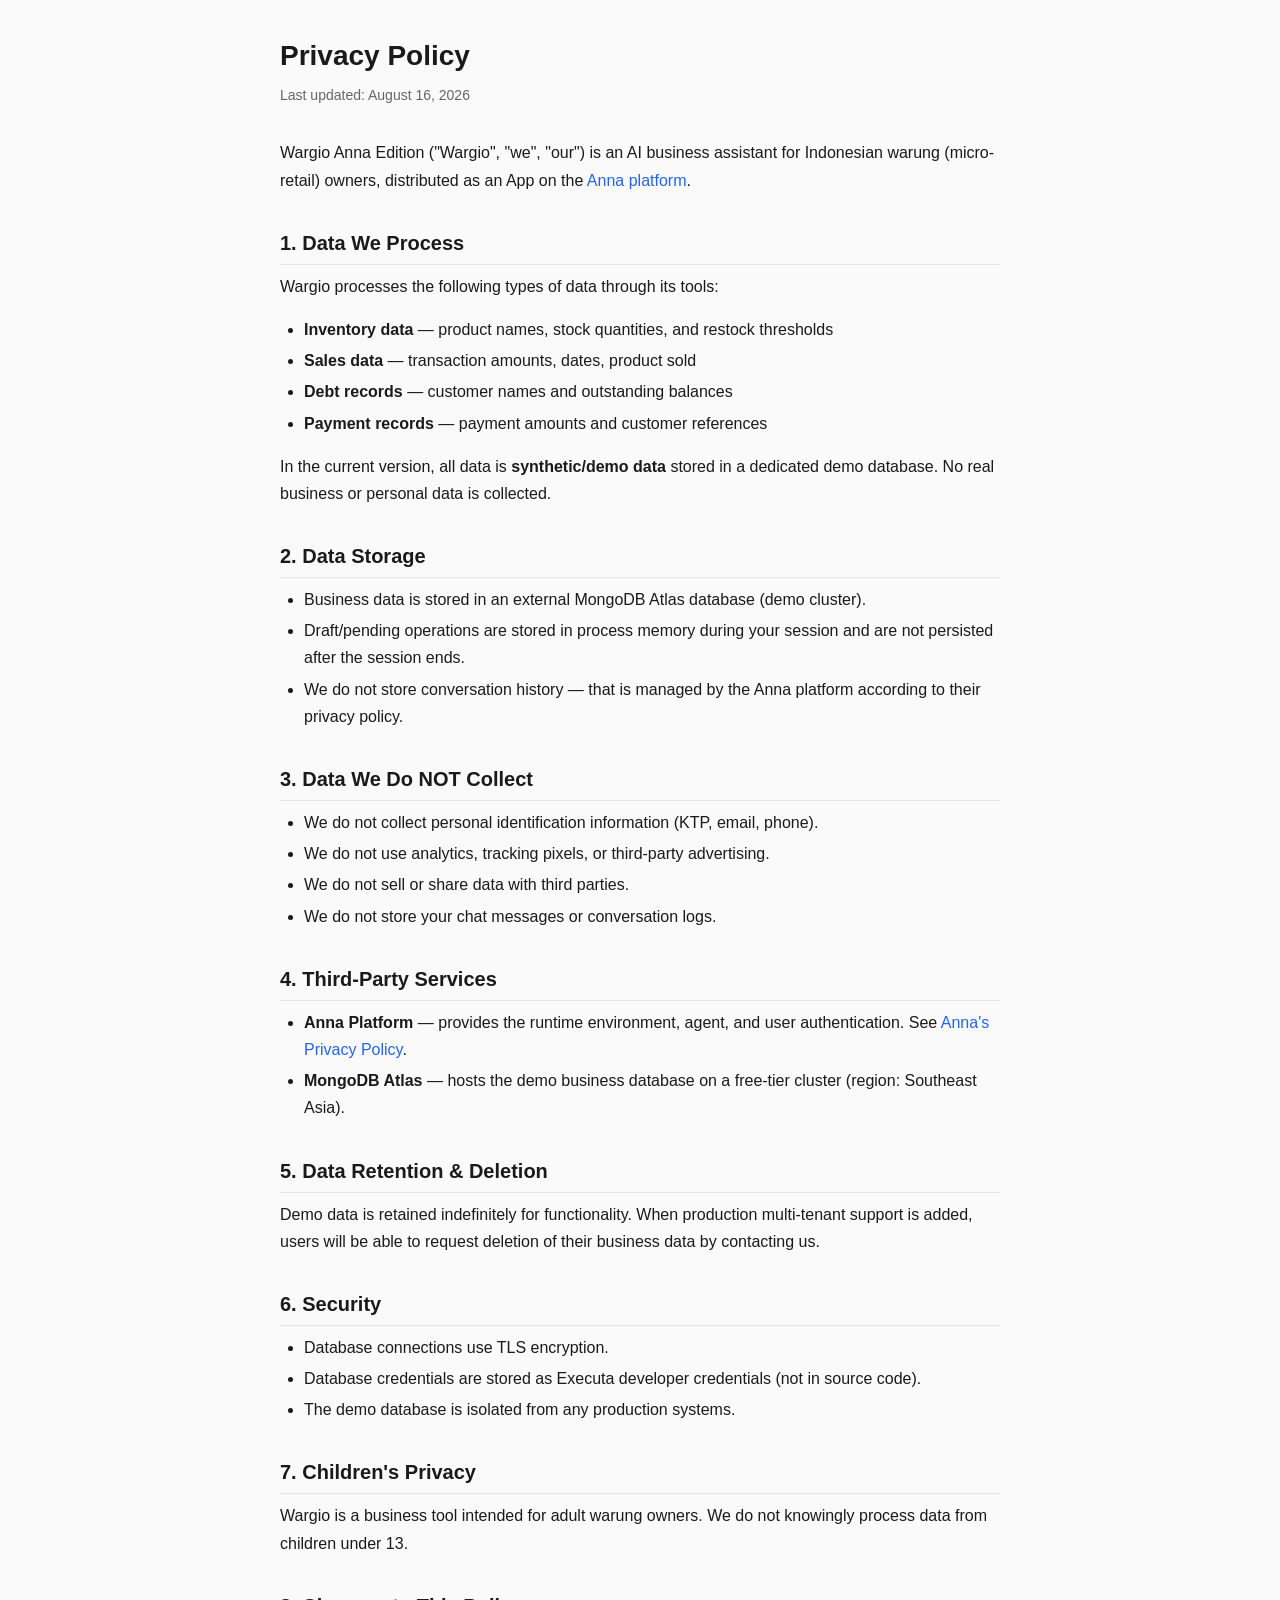
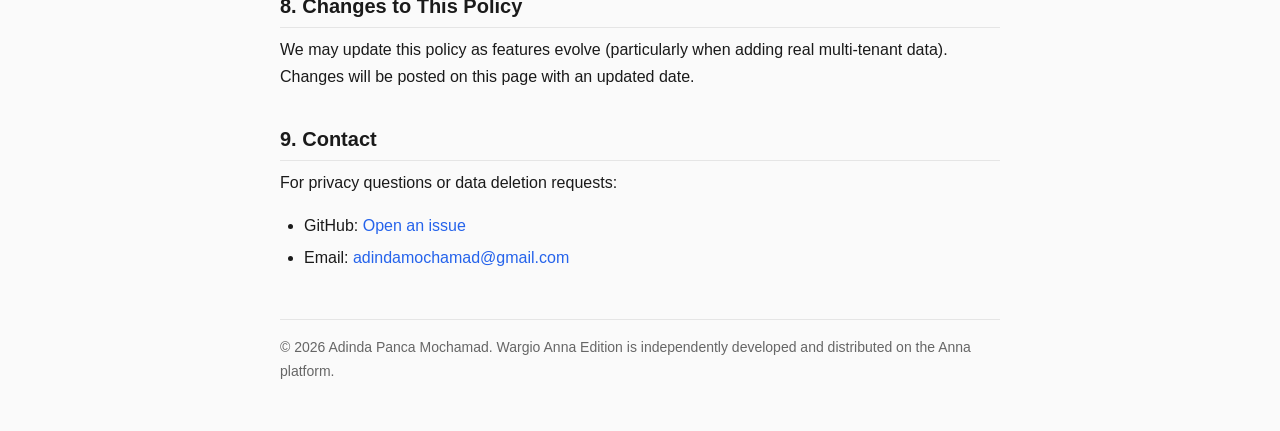
<file: pages/privacy.html>
<!DOCTYPE html>
<html lang="en">
<head>
    <meta charset="UTF-8">
    <meta name="viewport" content="width=device-width, initial-scale=1.0">
    <title>Privacy Policy — Wargio Anna Edition</title>
    <style>
        :root {
            --bg: #fafafa;
            --fg: #1a1a1a;
            --muted: #666;
            --accent: #2563eb;
            --border: #e5e5e5;
        }
        * { margin: 0; padding: 0; box-sizing: border-box; }
        body {
            font-family: -apple-system, BlinkMacSystemFont, "Segoe UI", Roboto, sans-serif;
            background: var(--bg);
            color: var(--fg);
            line-height: 1.7;
            padding: 2rem 1rem;
        }
        .container {
            max-width: 720px;
            margin: 0 auto;
        }
        h1 {
            font-size: 1.75rem;
            margin-bottom: 0.25rem;
        }
        .last-updated {
            color: var(--muted);
            font-size: 0.875rem;
            margin-bottom: 2rem;
        }
        h2 {
            font-size: 1.25rem;
            margin-top: 2rem;
            margin-bottom: 0.5rem;
            border-bottom: 1px solid var(--border);
            padding-bottom: 0.25rem;
        }
        p, ul {
            margin-bottom: 1rem;
        }
        ul {
            padding-left: 1.5rem;
        }
        li {
            margin-bottom: 0.25rem;
        }
        a {
            color: var(--accent);
            text-decoration: none;
        }
        a:hover {
            text-decoration: underline;
        }
        .footer {
            margin-top: 3rem;
            padding-top: 1rem;
            border-top: 1px solid var(--border);
            color: var(--muted);
            font-size: 0.875rem;
        }
    </style>
</head>
<body>
    <div class="container">
        <h1>Privacy Policy</h1>
        <p class="last-updated">Last updated: August 16, 2026</p>

        <p>Wargio Anna Edition ("Wargio", "we", "our") is an AI business assistant for Indonesian warung (micro-retail) owners, distributed as an App on the <a href="https://anna.partners">Anna platform</a>.</p>

        <h2>1. Data We Process</h2>
        <p>Wargio processes the following types of data through its tools:</p>
        <ul>
            <li><strong>Inventory data</strong> — product names, stock quantities, and restock thresholds</li>
            <li><strong>Sales data</strong> — transaction amounts, dates, product sold</li>
            <li><strong>Debt records</strong> — customer names and outstanding balances</li>
            <li><strong>Payment records</strong> — payment amounts and customer references</li>
        </ul>
        <p>In the current version, all data is <strong>synthetic/demo data</strong> stored in a dedicated demo database. No real business or personal data is collected.</p>

        <h2>2. Data Storage</h2>
        <ul>
            <li>Business data is stored in an external MongoDB Atlas database (demo cluster).</li>
            <li>Draft/pending operations are stored in process memory during your session and are not persisted after the session ends.</li>
            <li>We do not store conversation history — that is managed by the Anna platform according to their privacy policy.</li>
        </ul>

        <h2>3. Data We Do NOT Collect</h2>
        <ul>
            <li>We do not collect personal identification information (KTP, email, phone).</li>
            <li>We do not use analytics, tracking pixels, or third-party advertising.</li>
            <li>We do not sell or share data with third parties.</li>
            <li>We do not store your chat messages or conversation logs.</li>
        </ul>

        <h2>4. Third-Party Services</h2>
        <ul>
            <li><strong>Anna Platform</strong> — provides the runtime environment, agent, and user authentication. See <a href="https://anna.partners/privacy">Anna's Privacy Policy</a>.</li>
            <li><strong>MongoDB Atlas</strong> — hosts the demo business database on a free-tier cluster (region: Southeast Asia).</li>
        </ul>

        <h2>5. Data Retention & Deletion</h2>
        <p>Demo data is retained indefinitely for functionality. When production multi-tenant support is added, users will be able to request deletion of their business data by contacting us.</p>

        <h2>6. Security</h2>
        <ul>
            <li>Database connections use TLS encryption.</li>
            <li>Database credentials are stored as Executa developer credentials (not in source code).</li>
            <li>The demo database is isolated from any production systems.</li>
        </ul>

        <h2>7. Children's Privacy</h2>
        <p>Wargio is a business tool intended for adult warung owners. We do not knowingly process data from children under 13.</p>

        <h2>8. Changes to This Policy</h2>
        <p>We may update this policy as features evolve (particularly when adding real multi-tenant data). Changes will be posted on this page with an updated date.</p>

        <h2>9. Contact</h2>
        <p>For privacy questions or data deletion requests:</p>
        <ul>
            <li>GitHub: <a href="https://github.com/adindamochamad/wargio-anna/issues">Open an issue</a></li>
            <li>Email: <a href="mailto:adindamochamad@gmail.com">adindamochamad@gmail.com</a></li>
        </ul>

        <div class="footer">
            <p>&copy; 2026 Adinda Panca Mochamad. Wargio Anna Edition is independently developed and distributed on the Anna platform.</p>
        </div>
    </div>
</body>
</html>
</file>
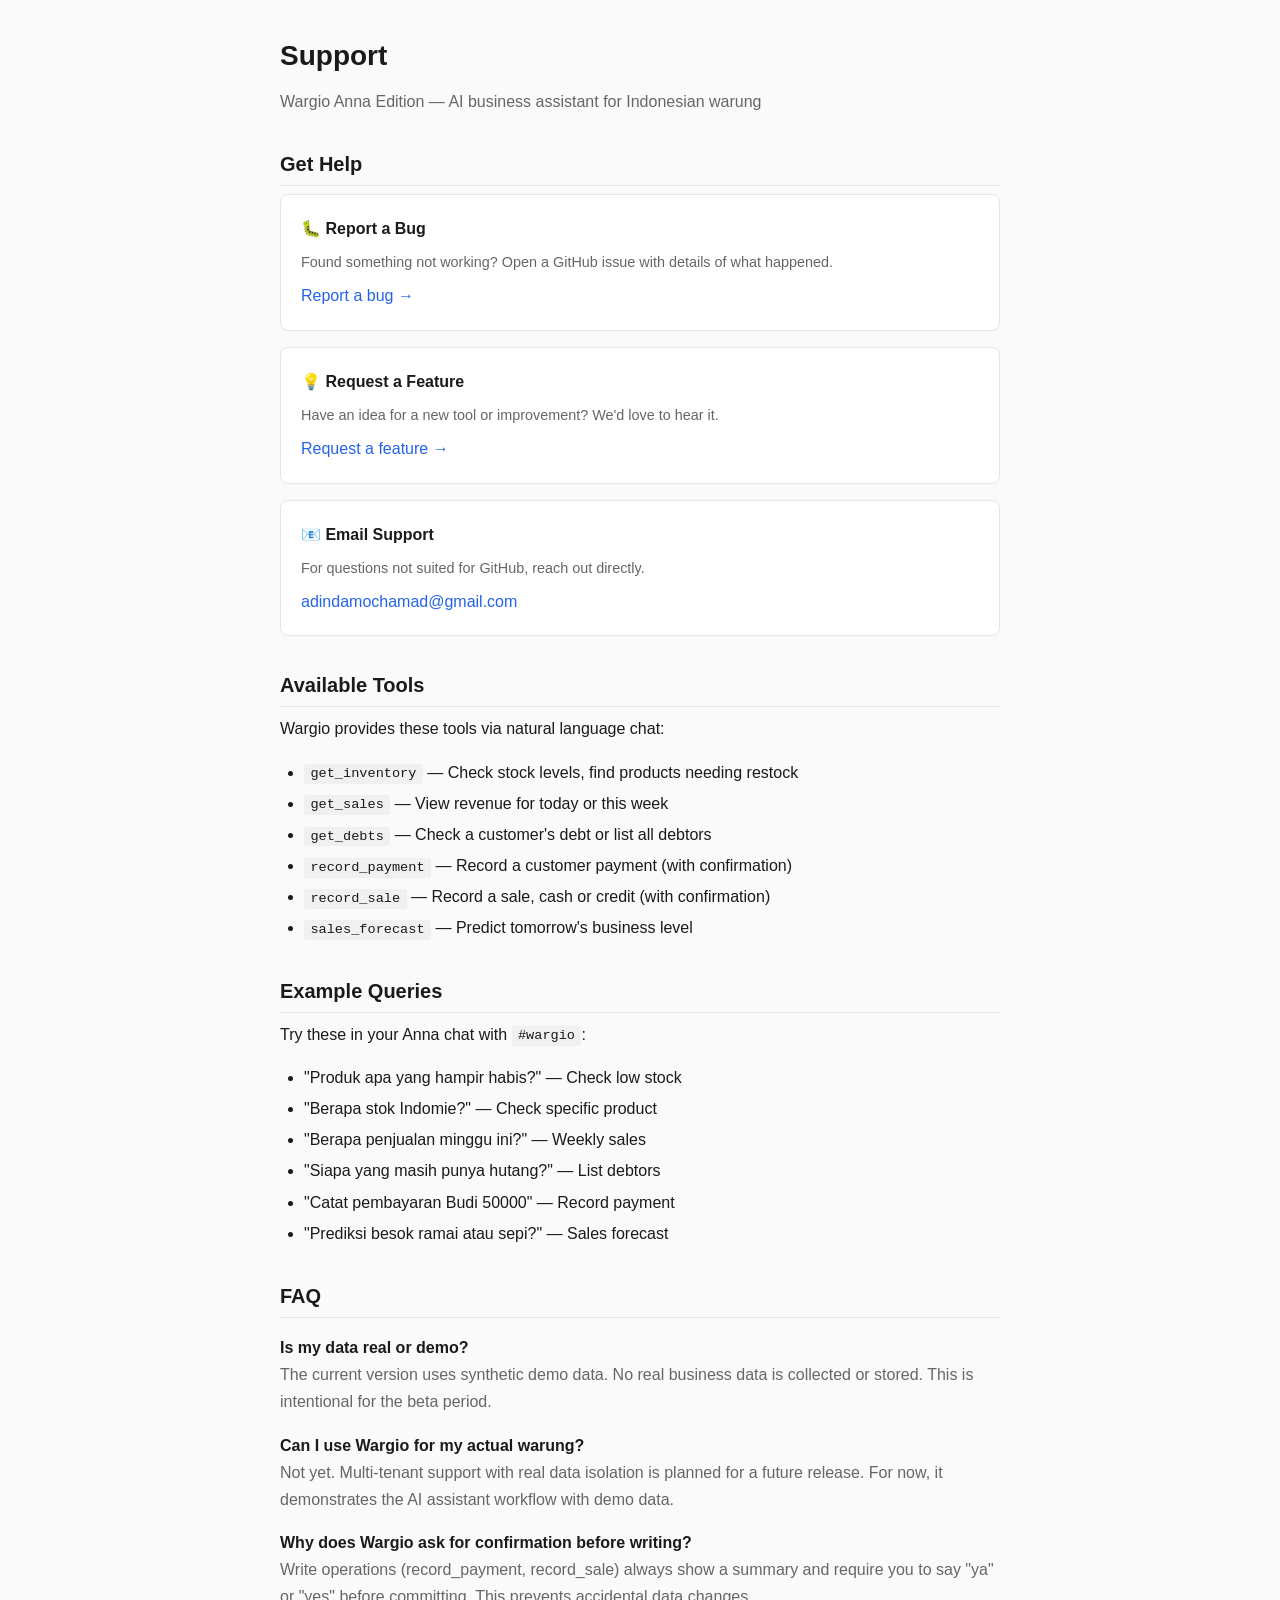
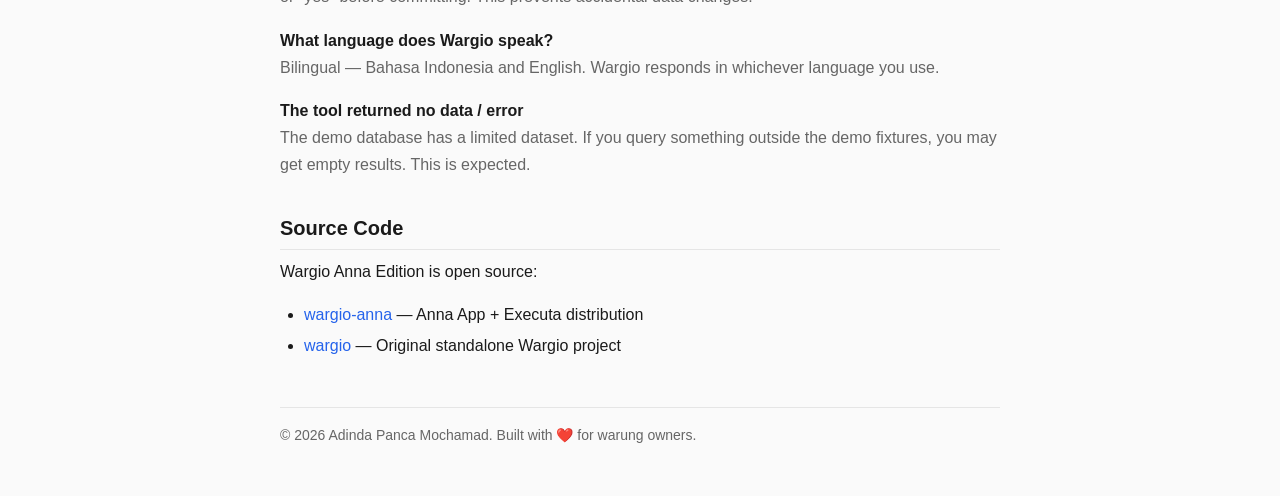
<file: pages/support.html>
<!DOCTYPE html>
<html lang="en">
<head>
    <meta charset="UTF-8">
    <meta name="viewport" content="width=device-width, initial-scale=1.0">
    <title>Support — Wargio Anna Edition</title>
    <style>
        :root {
            --bg: #fafafa;
            --fg: #1a1a1a;
            --muted: #666;
            --accent: #2563eb;
            --border: #e5e5e5;
            --card-bg: #fff;
        }
        * { margin: 0; padding: 0; box-sizing: border-box; }
        body {
            font-family: -apple-system, BlinkMacSystemFont, "Segoe UI", Roboto, sans-serif;
            background: var(--bg);
            color: var(--fg);
            line-height: 1.7;
            padding: 2rem 1rem;
        }
        .container {
            max-width: 720px;
            margin: 0 auto;
        }
        h1 {
            font-size: 1.75rem;
            margin-bottom: 0.5rem;
        }
        .subtitle {
            color: var(--muted);
            margin-bottom: 2rem;
        }
        h2 {
            font-size: 1.25rem;
            margin-top: 2rem;
            margin-bottom: 0.5rem;
            border-bottom: 1px solid var(--border);
            padding-bottom: 0.25rem;
        }
        p, ul {
            margin-bottom: 1rem;
        }
        ul {
            padding-left: 1.5rem;
        }
        li {
            margin-bottom: 0.25rem;
        }
        a {
            color: var(--accent);
            text-decoration: none;
        }
        a:hover {
            text-decoration: underline;
        }
        .card {
            background: var(--card-bg);
            border: 1px solid var(--border);
            border-radius: 8px;
            padding: 1.25rem;
            margin-bottom: 1rem;
        }
        .card h3 {
            font-size: 1rem;
            margin-bottom: 0.5rem;
        }
        .card p {
            margin-bottom: 0.5rem;
            color: var(--muted);
            font-size: 0.9rem;
        }
        code {
            background: #f0f0f0;
            padding: 0.15rem 0.4rem;
            border-radius: 3px;
            font-size: 0.85rem;
        }
        .faq dt {
            font-weight: 600;
            margin-top: 1rem;
        }
        .faq dd {
            margin-left: 0;
            margin-bottom: 0.75rem;
            color: var(--muted);
        }
        .footer {
            margin-top: 3rem;
            padding-top: 1rem;
            border-top: 1px solid var(--border);
            color: var(--muted);
            font-size: 0.875rem;
        }
    </style>
</head>
<body>
    <div class="container">
        <h1>Support</h1>
        <p class="subtitle">Wargio Anna Edition — AI business assistant for Indonesian warung</p>

        <h2>Get Help</h2>

        <div class="card">
            <h3>🐛 Report a Bug</h3>
            <p>Found something not working? Open a GitHub issue with details of what happened.</p>
            <a href="https://github.com/adindamochamad/wargio-anna/issues/new?labels=bug&template=bug_report.md">Report a bug →</a>
        </div>

        <div class="card">
            <h3>💡 Request a Feature</h3>
            <p>Have an idea for a new tool or improvement? We'd love to hear it.</p>
            <a href="https://github.com/adindamochamad/wargio-anna/issues/new?labels=enhancement">Request a feature →</a>
        </div>

        <div class="card">
            <h3>📧 Email Support</h3>
            <p>For questions not suited for GitHub, reach out directly.</p>
            <a href="mailto:adindamochamad@gmail.com">adindamochamad@gmail.com</a>
        </div>

        <h2>Available Tools</h2>
        <p>Wargio provides these tools via natural language chat:</p>
        <ul>
            <li><code>get_inventory</code> — Check stock levels, find products needing restock</li>
            <li><code>get_sales</code> — View revenue for today or this week</li>
            <li><code>get_debts</code> — Check a customer's debt or list all debtors</li>
            <li><code>record_payment</code> — Record a customer payment (with confirmation)</li>
            <li><code>record_sale</code> — Record a sale, cash or credit (with confirmation)</li>
            <li><code>sales_forecast</code> — Predict tomorrow's business level</li>
        </ul>

        <h2>Example Queries</h2>
        <p>Try these in your Anna chat with <code>#wargio</code>:</p>
        <ul>
            <li>"Produk apa yang hampir habis?" — Check low stock</li>
            <li>"Berapa stok Indomie?" — Check specific product</li>
            <li>"Berapa penjualan minggu ini?" — Weekly sales</li>
            <li>"Siapa yang masih punya hutang?" — List debtors</li>
            <li>"Catat pembayaran Budi 50000" — Record payment</li>
            <li>"Prediksi besok ramai atau sepi?" — Sales forecast</li>
        </ul>

        <h2>FAQ</h2>
        <dl class="faq">
            <dt>Is my data real or demo?</dt>
            <dd>The current version uses synthetic demo data. No real business data is collected or stored. This is intentional for the beta period.</dd>

            <dt>Can I use Wargio for my actual warung?</dt>
            <dd>Not yet. Multi-tenant support with real data isolation is planned for a future release. For now, it demonstrates the AI assistant workflow with demo data.</dd>

            <dt>Why does Wargio ask for confirmation before writing?</dt>
            <dd>Write operations (record_payment, record_sale) always show a summary and require you to say "ya" or "yes" before committing. This prevents accidental data changes.</dd>

            <dt>What language does Wargio speak?</dt>
            <dd>Bilingual — Bahasa Indonesia and English. Wargio responds in whichever language you use.</dd>

            <dt>The tool returned no data / error</dt>
            <dd>The demo database has a limited dataset. If you query something outside the demo fixtures, you may get empty results. This is expected.</dd>
        </dl>

        <h2>Source Code</h2>
        <p>Wargio Anna Edition is open source:</p>
        <ul>
            <li><a href="https://github.com/adindamochamad/wargio-anna">wargio-anna</a> — Anna App + Executa distribution</li>
            <li><a href="https://github.com/adindamochamad/wargio">wargio</a> — Original standalone Wargio project</li>
        </ul>

        <div class="footer">
            <p>&copy; 2026 Adinda Panca Mochamad. Built with ❤️ for warung owners.</p>
        </div>
    </div>
</body>
</html>
</file>
